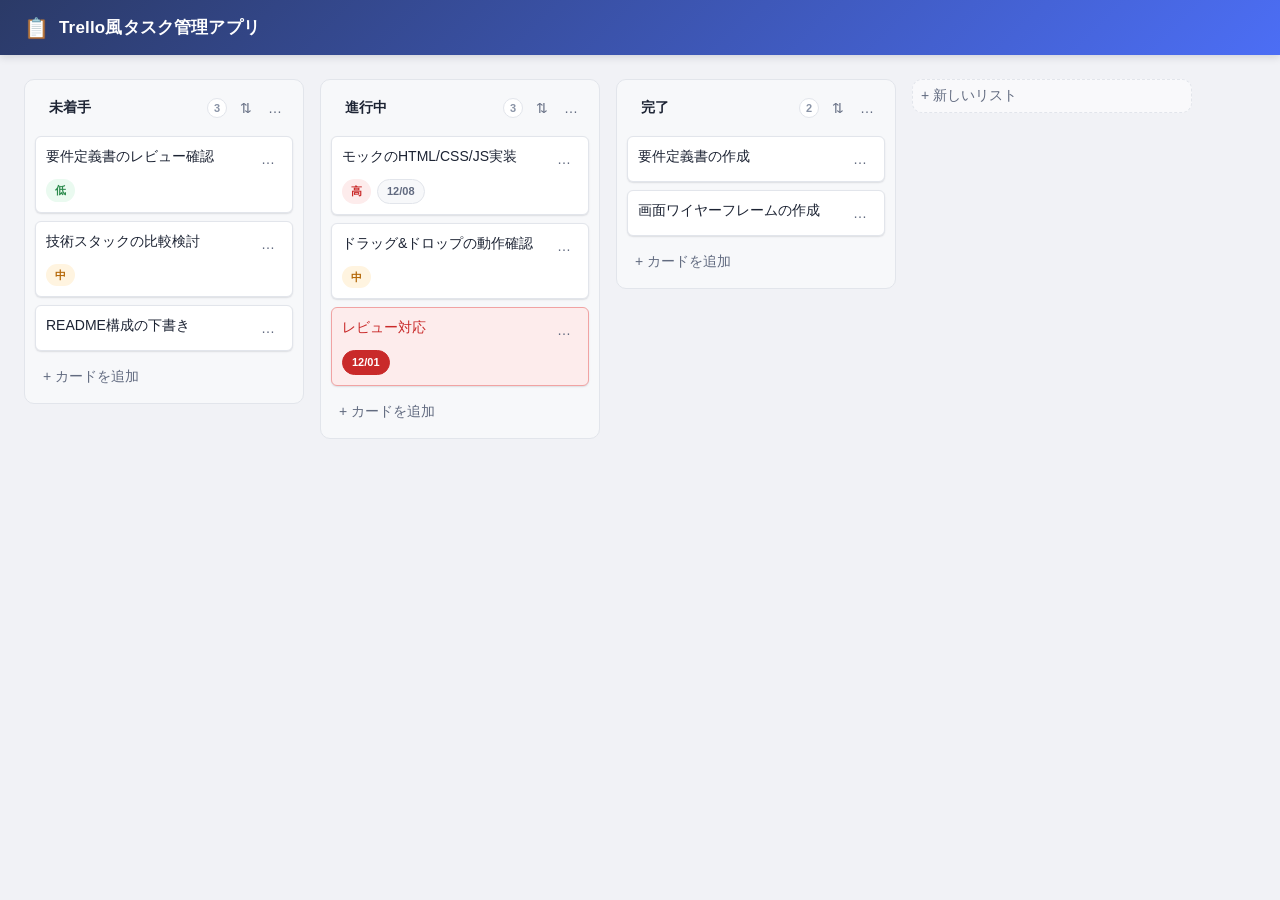
<file: mock/index.html>
<!DOCTYPE html>
<html lang="ja">
<head>
<meta charset="UTF-8">
<meta name="viewport" content="width=device-width, initial-scale=1.0">
<title>Trello風タスク管理アプリ(モック)</title>
<link rel="stylesheet" href="css/styles.css">
</head>
<body>
<header class="app-header">
  <span class="app-header-icon" aria-hidden="true">📋</span>
  <h1>Trello風タスク管理アプリ</h1>
</header>

<main id="board" class="board"></main>

<div id="card-modal" class="modal-overlay hidden">
  <div class="modal">
    <button type="button" class="modal-close" id="modal-close-btn">✕</button>

    <div class="field">
      <label for="card-title-input">タイトル</label>
      <input type="text" id="card-title-input" maxlength="30">
      <span class="field-error" id="card-title-error"></span>
    </div>

    <div class="field">
      <label for="card-desc-input">説明文</label>
      <textarea id="card-desc-input" maxlength="1000" rows="5"></textarea>
      <div class="field-meta">
        <span class="char-count" id="card-desc-count">0/1000</span>
        <span class="field-error" id="card-desc-error"></span>
      </div>
    </div>

    <div class="field">
      <label for="card-due-input">期限日</label>
      <input type="date" id="card-due-input">
      <span class="field-error" id="card-due-error"></span>
    </div>

    <div class="field">
      <label>優先度</label>
      <div class="priority-options">
        <label><input type="radio" name="priority" value="高"> 高</label>
        <label><input type="radio" name="priority" value="中"> 中</label>
        <label><input type="radio" name="priority" value="低"> 低</label>
        <label><input type="radio" name="priority" value=""> 未設定</label>
      </div>
    </div>

    <div class="modal-actions">
      <button type="button" class="btn btn-danger" id="card-delete-btn">削除</button>
      <button type="button" class="btn btn-primary" id="card-save-btn">保存</button>
    </div>
  </div>
</div>

<script src="js/utils.js"></script>
<script src="js/state.js"></script>
<script src="js/validation.js"></script>
<script src="js/sort.js"></script>
<script src="js/render.js"></script>
<script src="js/dragdrop.js"></script>
<script src="js/app.js"></script>
</body>
</html>
</file>
<file: mock/css/styles.css>
:root {
  --color-bg: #f1f2f6;
  --color-surface: #ffffff;
  --color-surface-muted: #f7f8fa;
  --color-border: #e2e5eb;
  --color-text: #1c2333;
  --color-text-muted: #626b80;
  --color-text-faint: #8993a6;
  --color-accent: #4c6ef5;
  --color-accent-hover: #3b5bdb;
  --color-accent-soft: #edf1ff;
  --color-danger: #e03131;
  --color-danger-soft: #fff1f0;
  --color-overdue-bg: #fdecec;
  --color-overdue-border: #f1a3a3;
  --color-overdue-text: #c92a2a;
  --color-priority-high-bg: #fdecec;
  --color-priority-high-text: #c92a2a;
  --color-priority-mid-bg: #fff4e0;
  --color-priority-mid-text: #b5690a;
  --color-priority-low-bg: #eafaf0;
  --color-priority-low-text: #2b8a4c;
  --radius-sm: 6px;
  --radius-md: 10px;
  --radius-lg: 14px;
  --shadow-card: 0 1px 2px rgba(28, 35, 51, 0.08), 0 1px 1px rgba(28, 35, 51, 0.04);
  --shadow-card-hover: 0 6px 16px rgba(28, 35, 51, 0.12), 0 2px 4px rgba(28, 35, 51, 0.06);
  --shadow-panel: 0 12px 32px rgba(20, 26, 41, 0.18), 0 2px 8px rgba(20, 26, 41, 0.08);
  --transition: 150ms ease;
}

* {
  box-sizing: border-box;
}

body {
  margin: 0;
  font-family: "Segoe UI", -apple-system, BlinkMacSystemFont, "Hiragino Kaku Gothic ProN",
    "Noto Sans JP", Meiryo, sans-serif;
  background: var(--color-bg);
  color: var(--color-text);
  -webkit-font-smoothing: antialiased;
}

/* ---- ヘッダー ---- */
.app-header {
  display: flex;
  align-items: center;
  gap: 10px;
  background: linear-gradient(135deg, #2b3a67 0%, #4c6ef5 100%);
  color: #fff;
  padding: 16px 24px;
  box-shadow: 0 2px 8px rgba(20, 26, 41, 0.15);
}

.app-header-icon {
  font-size: 20px;
  line-height: 1;
}

.app-header h1 {
  margin: 0;
  font-size: 17px;
  font-weight: 600;
  letter-spacing: 0.01em;
}

/* ---- ボード ---- */
.board {
  display: flex;
  align-items: flex-start;
  gap: 16px;
  padding: 24px;
  overflow-x: auto;
  min-height: calc(100vh - 60px);
}

.list {
  background: var(--color-surface-muted);
  border: 1px solid var(--color-border);
  border-radius: var(--radius-md);
  width: 280px;
  flex: 0 0 280px;
  padding: 10px;
  display: flex;
  flex-direction: column;
  gap: 10px;
  transition: box-shadow var(--transition);
}

.list.dragging {
  opacity: 0.45;
}

.list.drop-before-list {
  box-shadow: inset 3px 0 0 0 var(--color-accent);
}

.list.drop-after-list {
  box-shadow: inset -3px 0 0 0 var(--color-accent);
}

.list-header {
  display: flex;
  align-items: center;
  gap: 6px;
  padding: 4px 4px 4px 8px;
  cursor: grab;
  flex-wrap: wrap;
}

.list-title {
  flex: 1 1 auto;
  font-weight: 600;
  font-size: 14px;
  padding: 5px 6px;
  border-radius: var(--radius-sm);
  cursor: text;
  transition: background var(--transition);
}

.list-title:hover {
  background: rgba(28, 35, 51, 0.06);
}

.list-count {
  font-size: 11px;
  font-weight: 600;
  color: var(--color-text-faint);
  background: var(--color-surface);
  border: 1px solid var(--color-border);
  border-radius: 999px;
  min-width: 20px;
  text-align: center;
  padding: 1px 6px;
  line-height: 1.5;
}

.list-header-actions {
  display: flex;
  gap: 2px;
}

.sort-badge {
  flex-basis: 100%;
  font-size: 11px;
  font-weight: 600;
  color: var(--color-accent);
  background: var(--color-accent-soft);
  border-radius: var(--radius-sm);
  padding: 3px 8px;
  width: fit-content;
}

.icon-btn {
  border: none;
  background: transparent;
  cursor: pointer;
  font-size: 14px;
  padding: 5px 7px;
  border-radius: var(--radius-sm);
  color: var(--color-text-muted);
  line-height: 1;
  transition: background var(--transition), color var(--transition);
}

.icon-btn:hover {
  background: rgba(28, 35, 51, 0.08);
  color: var(--color-text);
}

/* ---- カード ---- */
.card-list {
  display: flex;
  flex-direction: column;
  gap: 8px;
  min-height: 8px;
}

.card-list.drop-at-end {
  box-shadow: inset 0 -3px 0 0 var(--color-accent);
  border-radius: var(--radius-sm);
}

.card {
  background: var(--color-surface);
  border: 1px solid var(--color-border);
  border-radius: var(--radius-sm);
  padding: 10px 10px;
  box-shadow: var(--shadow-card);
  cursor: pointer;
  transition: box-shadow var(--transition), transform var(--transition), border-color var(--transition);
}

.card:hover {
  box-shadow: var(--shadow-card-hover);
  transform: translateY(-1px);
  border-color: #cfd4e0;
}

.card.dragging {
  opacity: 0.45;
}

.card.drop-before {
  box-shadow: inset 0 3px 0 0 var(--color-accent);
}

.card--overdue {
  background: var(--color-overdue-bg);
  border-color: var(--color-overdue-border);
}

.card-top {
  display: flex;
  align-items: flex-start;
  justify-content: space-between;
  gap: 4px;
}

.card-title {
  font-size: 14px;
  line-height: 1.4;
  word-break: break-word;
  color: var(--color-text);
}

.card--overdue .card-title {
  color: var(--color-overdue-text);
}

.card-badges {
  display: flex;
  flex-wrap: wrap;
  gap: 6px;
  margin-top: 8px;
}

.badge {
  display: inline-flex;
  align-items: center;
  font-size: 11px;
  font-weight: 600;
  border-radius: 999px;
  padding: 2px 9px;
  line-height: 1.7;
}

.badge-priority--high {
  background: var(--color-priority-high-bg);
  color: var(--color-priority-high-text);
}

.badge-priority--mid {
  background: var(--color-priority-mid-bg);
  color: var(--color-priority-mid-text);
}

.badge-priority--low {
  background: var(--color-priority-low-bg);
  color: var(--color-priority-low-text);
}

.badge-due {
  background: var(--color-surface-muted);
  color: var(--color-text-muted);
  border: 1px solid var(--color-border);
}

.card--overdue .badge-due {
  background: var(--color-overdue-text);
  color: #fff;
  border-color: var(--color-overdue-text);
}

/* ---- 追加ボタン(リスト/カード) ---- */
.add-card,
.add-list {
  width: 100%;
}

.add-card-btn,
.add-list-btn {
  width: 100%;
  text-align: left;
  background: transparent;
  border: none;
  border-radius: var(--radius-sm);
  padding: 7px 8px;
  font-size: 14px;
  font-weight: 500;
  color: var(--color-text-muted);
  cursor: pointer;
  transition: background var(--transition), color var(--transition);
}

.add-card-btn:hover,
.add-list-btn:hover {
  background: rgba(28, 35, 51, 0.08);
  color: var(--color-text);
}

.add-list {
  background: rgba(255, 255, 255, 0.55);
  border: 1px dashed var(--color-border);
  border-radius: var(--radius-md);
  width: 280px;
  flex: 0 0 280px;
}

.inline-input {
  width: 100%;
  padding: 7px 9px;
  border: 1.5px solid var(--color-accent);
  border-radius: var(--radius-sm);
  font-size: 14px;
  font-family: inherit;
  outline: none;
  box-shadow: 0 0 0 3px var(--color-accent-soft);
}

/* ---- ドロップダウンメニュー ---- */
.dropdown-menu {
  position: absolute;
  background: var(--color-surface);
  border: 1px solid var(--color-border);
  border-radius: var(--radius-sm);
  box-shadow: var(--shadow-panel);
  min-width: 150px;
  padding: 4px;
  z-index: 1000;
}

.dropdown-item {
  display: block;
  width: 100%;
  text-align: left;
  background: transparent;
  border: none;
  padding: 8px 10px;
  font-size: 13px;
  border-radius: var(--radius-sm);
  cursor: pointer;
  color: var(--color-danger);
  font-weight: 500;
  transition: background var(--transition);
}

.dropdown-item:hover {
  background: var(--color-danger-soft);
}

/* ---- カード詳細モーダル ---- */
.modal-overlay {
  position: fixed;
  inset: 0;
  background: rgba(20, 26, 41, 0.5);
  backdrop-filter: blur(1px);
  display: flex;
  align-items: flex-start;
  justify-content: center;
  padding: 56px 16px;
  z-index: 2000;
}

.modal-overlay.hidden {
  display: none;
}

.modal {
  background: var(--color-surface);
  border-radius: var(--radius-lg);
  box-shadow: var(--shadow-panel);
  width: 100%;
  max-width: 480px;
  padding: 24px 24px 20px;
  position: relative;
}

.modal-close {
  position: absolute;
  top: 14px;
  right: 14px;
  border: none;
  background: transparent;
  font-size: 15px;
  width: 28px;
  height: 28px;
  border-radius: 999px;
  cursor: pointer;
  color: var(--color-text-muted);
  transition: background var(--transition);
}

.modal-close:hover {
  background: rgba(28, 35, 51, 0.08);
}

.field {
  margin-bottom: 16px;
}

.field label {
  display: block;
  font-size: 12px;
  font-weight: 600;
  color: var(--color-text-muted);
  margin-bottom: 5px;
  text-transform: uppercase;
  letter-spacing: 0.03em;
}

.field input[type="text"],
.field input[type="date"],
.field textarea {
  width: 100%;
  padding: 9px 10px;
  border: 1px solid var(--color-border);
  border-radius: var(--radius-sm);
  font-size: 14px;
  font-family: inherit;
  color: var(--color-text);
  background: var(--color-surface);
  outline: none;
  transition: border-color var(--transition), box-shadow var(--transition);
}

.field input[type="text"]:focus,
.field input[type="date"]:focus,
.field textarea:focus {
  border-color: var(--color-accent);
  box-shadow: 0 0 0 3px var(--color-accent-soft);
}

.field textarea {
  resize: vertical;
}

.field-meta {
  display: flex;
  justify-content: space-between;
  margin-top: 4px;
}

.char-count {
  font-size: 11px;
  color: var(--color-text-faint);
}

.field-error {
  font-size: 12px;
  color: var(--color-danger);
  font-weight: 500;
}

.priority-options {
  display: flex;
  gap: 8px;
  flex-wrap: wrap;
}

.priority-options label {
  display: flex;
  align-items: center;
  gap: 5px;
  font-weight: 500;
  font-size: 13px;
  color: var(--color-text-muted);
  border: 1px solid var(--color-border);
  border-radius: 999px;
  padding: 6px 12px;
  cursor: pointer;
  transition: background var(--transition), border-color var(--transition), color var(--transition);
}

.priority-options label:hover {
  border-color: var(--color-accent);
}

.priority-options label:has(input:checked) {
  background: var(--color-accent-soft);
  border-color: var(--color-accent);
  color: var(--color-accent-hover);
}

.priority-options input[type="radio"] {
  accent-color: var(--color-accent);
}

.modal-actions {
  display: flex;
  justify-content: flex-end;
  gap: 8px;
  margin-top: 18px;
  padding-top: 16px;
  border-top: 1px solid var(--color-border);
}

.btn {
  border: none;
  border-radius: var(--radius-sm);
  padding: 9px 18px;
  font-size: 14px;
  font-weight: 600;
  cursor: pointer;
  transition: background var(--transition), box-shadow var(--transition);
}

.btn-primary {
  background: var(--color-accent);
  color: #fff;
}

.btn-primary:hover {
  background: var(--color-accent-hover);
}

.btn-danger {
  background: transparent;
  color: var(--color-danger);
}

.btn-danger:hover {
  background: var(--color-danger-soft);
}
</file>
